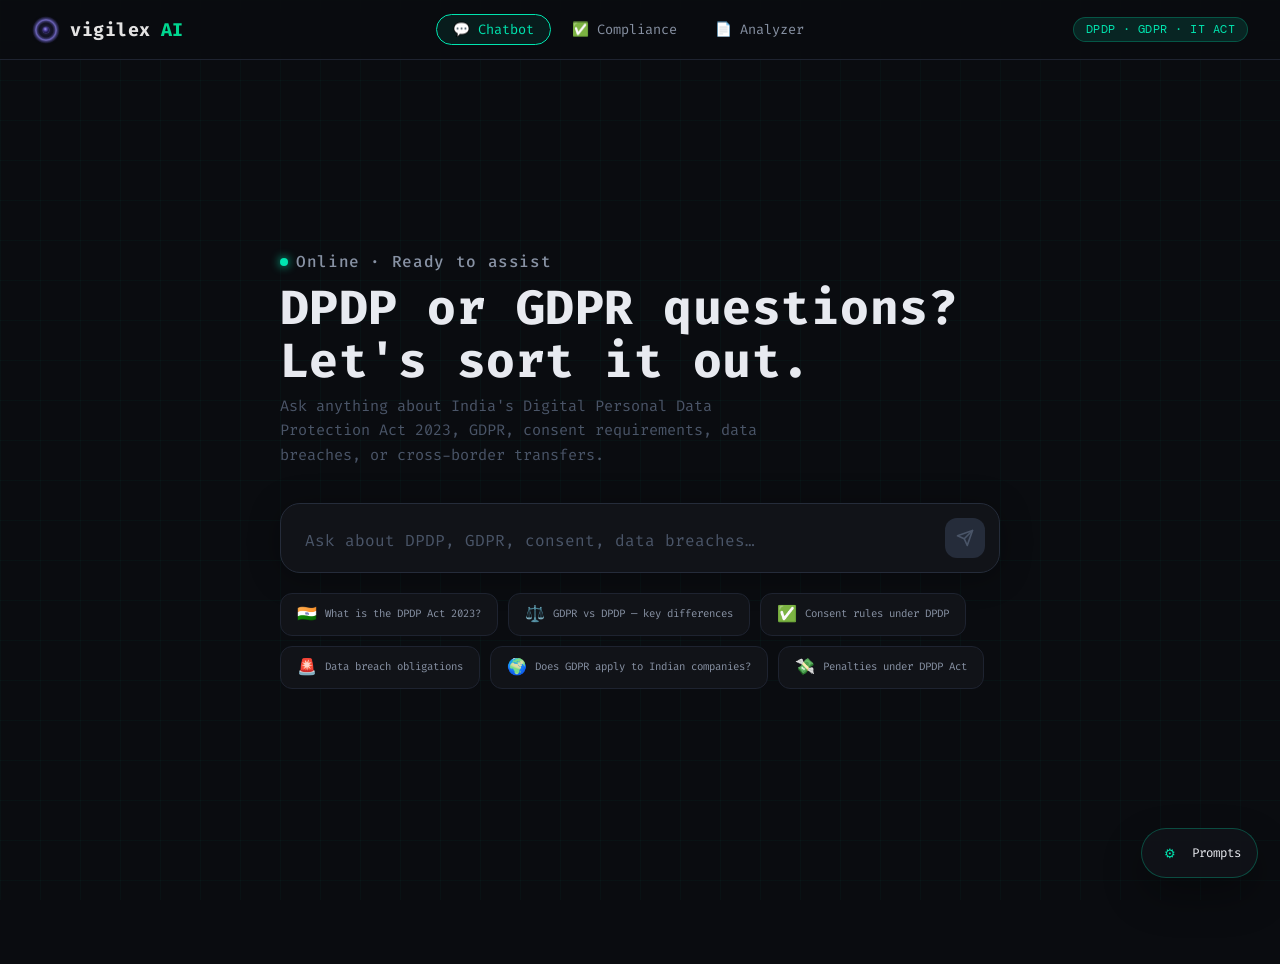
<file: frontend/index.html>
<!doctype html>
<html lang="en">
  <head>
    <meta charset="UTF-8" />
    <meta name="viewport" content="width=device-width, initial-scale=1.0" />
    <title>Vigilex AI — Compliance Assistant</title>
    <link rel="preconnect" href="https://fonts.googleapis.com" />
    <link rel="preconnect" href="https://fonts.gstatic.com" crossorigin />
    <link
      href="https://fonts.googleapis.com/css2?family=Fira Code:wght@400;600;700;800&family=DM+Sans:wght@400;500;600&family=DM+Mono:wght@400;500&family=Fira+Code:wght@400;500&display=swap"
      rel="stylesheet"
    />
    <link rel="stylesheet" href="src/css/variables.css" />
    <link rel="stylesheet" href="src/css/base.css" />
    <link rel="stylesheet" href="src/css/nav.css" />
    <link rel="stylesheet" href="src/css/chat.css" />
    <link rel="stylesheet" href="src/css/compliance.css" />
    <link rel="stylesheet" href="src/css/analyzer.css" />
    <link rel="stylesheet" href="src/css/prompt-settings.css" />
    <link rel="stylesheet" href="src/css/utilities.css" />
  </head>
  <body>
    <!-- NAV -->
    <nav>
      <div class="logo">
        <img src="orb-logo.svg" alt="Vigilex AI Logo" class="logo-icon" />
        vigilex <span style="color: #00d68f">AI</span>
      </div>
      <div class="nav-tabs">
        <button class="nav-tab active" data-tab="chat">💬 Chatbot</button>
        <button class="nav-tab" data-tab="compliance">✅ Compliance</button>
        <button class="nav-tab" data-tab="analyzer">📄 Analyzer</button>
      </div>
      <div class="nav-badge">DPDP · GDPR · IT ACT</div>
    </nav>

    <!-- APP -->
    <div class="app-container">
      <!-- CHAT PANEL -->
      <div class="panel active" id="panel-chat"></div>

      <!-- COMPLIANCE PANEL -->
      <div class="panel" id="panel-compliance"></div>

      <!-- ANALYZER PANEL -->
      <div class="panel" id="panel-analyzer"></div>
    </div>

    <div id="prompt-settings-root"></div>

    <script type="module" src="src/js/main.js"></script>
  </body>
</html>
</file>
<file: frontend/src/css/variables.css>
/* ── CSS VARIABLES ── */
:root {
  --bg:       #0a0c10;
  --surface:  #111318;
  --surface2: #181c24;
  --border:   #1e2330;
  --border2:  #252c3a;
  --accent:   #00e5b0;
  --accent2:  #00b8ff;
  --warn:     #ff6b35;
  --text:     #e8eaf0;
  --text2:    #8892a4;
  --text3:    #4a5568;
  --green:    #00d68f;
  --yellow:   #ffd166;
  --red:      #ff4d6d;
  --r:        8px;
  --r2:       14px;
}
</file>
<file: frontend/src/css/base.css>
/* ── BASE & RESET ── */
*,
*::before,
*::after {
  box-sizing: border-box;
  margin: 0;
  padding: 0;
}

body {
  font-family: "Fira Code", sans-serif;
  background: var(--bg);
  color: var(--text);
  min-height: 100vh;
  overflow-x: hidden;
}

/* Grid background */
body::before {
  content: "";
  position: fixed;
  inset: 0;
  background-image:
    linear-gradient(rgba(0, 229, 176, 0.03) 1px, transparent 1px),
    linear-gradient(90deg, rgba(0, 229, 176, 0.03) 1px, transparent 1px);
  background-size: 40px 40px;
  pointer-events: none;
  z-index: 0;
}

/* ── APP CONTAINER ── */
.app-container {
  max-width: 1100px;
  margin: 0 auto;
  padding: 0 32px 64px;
  position: relative;
  z-index: 1;
}

/* ── PANELS ── */
.panel {
  display: none;
}
.panel.active {
  display: block;
}

/* ── SECTION HEADER ── */
.section-header {
  display: flex;
  align-items: center;
  justify-content: space-between;
  margin-bottom: 24px;
  margin-top: 20px;
}

.section-title {
  font-family: "Fira Code", sans-serif;
  font-weight: 700;
  font-size: 1.25rem;
}

.section-sub {
  font-size: 0.82rem;
  color: var(--text2);
  margin-top: 3px;
}

/* ── SPINNER ── */
.spinner {
  width: 40px;
  height: 40px;
  border: 3px solid var(--border2);
  border-top-color: var(--accent);
  border-radius: 50%;
  animation: spin 0.8s linear infinite;
}

@keyframes spin {
  to {
    transform: rotate(360deg);
  }
}

.loading-overlay {
  position: absolute;
  inset: 0;
  background: rgba(10, 12, 16, 0.8);
  display: flex;
  flex-direction: column;
  align-items: center;
  justify-content: center;
  border-radius: var(--r2);
  gap: 16px;
  z-index: 10;
  backdrop-filter: blur(4px);
}

.loading-text {
  font-family: "DM Mono", monospace;
  font-size: 0.82rem;
  color: var(--accent);
}

/* ── ANIMATIONS ── */
@keyframes pulse {
  0%,
  100% {
    opacity: 1;
  }
  50% {
    opacity: 0.5;
  }
}

@keyframes fadeIn {
  from {
    opacity: 0;
    transform: translateY(10px);
  }
  to {
    opacity: 1;
    transform: translateY(0);
  }
}

@keyframes slideUp {
  from {
    transform: translateY(20px);
    opacity: 0;
  }
  to {
    transform: translateY(0);
    opacity: 1;
  }
}

@keyframes msgIn {
  from {
    opacity: 0;
    transform: translateY(8px);
  }
  to {
    opacity: 1;
    transform: translateY(0);
  }
}

@keyframes bounce {
  0%,
  60%,
  100% {
    transform: translateY(0);
  }
  30% {
    transform: translateY(-6px);
    background: var(--accent);
  }
}

/* ── RESPONSIVE ── */
@media (max-width: 768px) {
  .app-container {
    padding: 0 16px 48px;
  }
}
</file>
<file: frontend/src/css/nav.css>
/* ── NAV ── */
nav {
  position: sticky;
  top: 0;
  z-index: 100;
  display: flex;
  align-items: center;
  justify-content: space-between;
  padding: 0 32px;
  height: 60px;
  background: rgba(10, 12, 16, 0.85);
  backdrop-filter: blur(20px);
  border-bottom: 1px solid var(--border);
}

.logo {
  display: flex;
  align-items: center;
  gap: 10px;
  font-family: "Fira Code", sans-serif;
  font-weight: 800;
  font-size: 1.15rem;
  color: rgb(227, 226, 226);
  letter-spacing: 0.03em;
}

.logo-icon {
  width: 28px;
  height: 28px;
  background: none;
  border-radius: 6px;
  display: flex;
  align-items: center;
  justify-content: center;
  font-size: 0.8rem;
}

.nav-tabs {
  display: flex;
  gap: 4px;
}

.nav-tab {
  padding: 6px 16px;
  border-radius: 20px;
  border: 1px solid transparent;
  background: none;
  color: var(--text2);
  font-family: "Fira Code", sans-serif;
  font-size: 0.85rem;
  cursor: pointer;
  transition: all 0.2s;
}

.nav-tab:hover {
  color: var(--text);
  background: var(--surface);
}

.nav-tab.active {
  color: var(--accent);
  border-color: var(--accent);
  background: rgba(0, 229, 176, 0.08);
}

.nav-badge {
  padding: 4px 12px;
  background: rgba(0, 229, 176, 0.12);
  border: 1px solid rgba(0, 229, 176, 0.25);
  border-radius: 20px;
  font-family: "DM Mono", monospace;
  font-size: 0.72rem;
  color: var(--accent);
  letter-spacing: 0.04em;
}

@media (max-width: 768px) {
  nav {
    padding: 0 16px;
  }
  .nav-badge {
    display: none;
  }
}
</file>
<file: frontend/src/css/chat.css>
/* ══════════════════════════════════════════
   CHAT — START SCREEN (Gemini-style)
══════════════════════════════════════════ */

.chat-start-screen {
  display: flex;
  flex-direction: column;
  align-items: center;
  justify-content: center;
  min-height: calc(100vh - 60px);
  max-width: 760px;
  margin: 0 auto;
  padding: 40px 20px 60px;
  animation: fadeIn 0.5s ease;
}

/* ── Greeting ── */
.chat-greeting {
  width: 100%;
  margin-bottom: 36px;
}

.greeting-line-1 {
  font-family: "Fira Code", sans-serif;
  font-size: 1rem;
  font-weight: 500;
  color: var(--text2);
  margin-bottom: 10px;
  display: flex;
  align-items: center;
  gap: 8px;
  animation: fadeIn 0.4s ease 0.05s both;
  letter-spacing: 0.04em;
}

.greeting-pulse {
  display: inline-block;
  width: 8px;
  height: 8px;
  background: var(--accent);
  border-radius: 50%;
  box-shadow: 0 0 10px var(--accent);
  animation: pulse 2s infinite;
}

.greeting-line-2 {
  font-family: "Fira Code", sans-serif;
  font-weight: 800;
  font-size: clamp(2rem, 4.5vw, 3rem);
  line-height: 1.1;
  letter-spacing: 0.01em;
  color: var(--text);
  margin-bottom: 6px;
  animation: fadeIn 0.4s ease 0.1s both;
}

.greeting-line-2 .hl {
  background: #e8eaf0;
  -webkit-background-clip: text;
  -webkit-text-fill-color: transparent;
  background-clip: text;
}

.greeting-line-3 {
  font-family: "Fira Code", sans-serif;
  font-size: 0.95rem;
  color: var(--text3);
  line-height: 1.6;
  max-width: 480px;
  animation: fadeIn 0.4s ease 0.15s both;
}

/* ── Input box ── */
.chat-input-box {
  width: 100%;
  margin-bottom: 20px;
  animation: fadeIn 0.4s ease 0.2s both;
}

.chat-input-wrapper {
  display: flex;
  align-items: flex-end;
  background: var(--surface);
  border: 1px solid var(--border2);
  border-radius: 20px;
  padding: 14px 14px 14px 24px;
  transition:
    border-color 0.2s,
    box-shadow 0.2s;
  box-shadow:
    0 4px 32px rgba(0, 0, 0, 0.3),
    0 0 0 0px rgba(0, 229, 176, 0);
}

.chat-input-wrapper:focus-within {
  border-color: rgba(0, 229, 176, 0.4);
  box-shadow:
    0 4px 32px rgba(0, 0, 0, 0.3),
    0 0 0 3px rgba(0, 229, 176, 0.07);
}

.chat-input-large {
  flex: 1;
  background: transparent;
  border: none;
  color: var(--text);
  font-family: "Fira Code", sans-serif;
  font-size: 1rem;
  outline: none;
  resize: none;
  padding: 4px 0;
  line-height: 1.6;
  max-height: 200px;
  overflow-y: auto;
}

.chat-input-large::placeholder {
  color: var(--text3);
}

.chat-input-large::-webkit-scrollbar {
  width: 3px;
}
.chat-input-large::-webkit-scrollbar-thumb {
  background: var(--border2);
  border-radius: 3px;
}

.input-actions {
  display: flex;
  align-items: center;
  gap: 6px;
  padding-left: 8px;
  flex-shrink: 0;
}

.send-btn-main {
  width: 40px;
  height: 40px;
  border-radius: 12px;
  background: linear-gradient(135deg, var(--accent), var(--accent2));
  border: none;
  color: #000;
  cursor: pointer;
  display: flex;
  align-items: center;
  justify-content: center;
  transition: all 0.2s;
  flex-shrink: 0;
}

.send-btn-main:hover:not(:disabled) {
  transform: scale(1.07);
  box-shadow: 0 4px 16px rgba(0, 229, 176, 0.35);
}

.send-btn-main:disabled {
  background: var(--border2);
  color: var(--text3);
  cursor: not-allowed;
  transform: none;
  box-shadow: none;
}

/* ── Suggestion chips ── */
.chat-chips {
  width: 100%;
  display: flex;
  flex-wrap: wrap;
  gap: 10px;
  animation: fadeIn 0.4s ease 0.25s both;
}

.chip {
  display: flex;
  align-items: center;
  gap: 8px;
  background: var(--surface);
  border: 1px solid var(--border);
  border-radius: 12px;
  padding: 10px 16px;
  color: var(--text2);
  font-family: "Fira Code", sans-serif;
  font-size: 0.67rem;
  cursor: pointer;
  transition: all 0.2s ease;
  line-height: 1.3;
  text-align: left;
}

.chip:hover {
  border-color: var(--accent);
  color: var(--text);
  background: rgba(0, 229, 176, 0.06);
  transform: translateY(-2px);
  box-shadow: 0 4px 16px rgba(0, 229, 176, 0.1);
}

.chip-icon {
  font-size: 1rem;
  flex-shrink: 0;
}

/* ══════════════════════════════════════════
   CHAT — ACTIVE CONVERSATION LAYOUT
══════════════════════════════════════════ */

.chat-active-layout {
  display: grid;
  grid-template-columns: 1fr 290px;
  gap: 20px;
  animation: fadeIn 0.3s ease;
  margin-top: 20px;
}

/* ── Main chat window ── */
.chat-main {
  display: flex;
  flex-direction: column;
  background: var(--surface);
  border: 1px solid var(--border);
  border-radius: var(--r2);
  overflow: hidden;
  height: 640px;
}

.chat-header {
  padding: 14px 20px;
  border-bottom: 1px solid var(--border);
  display: flex;
  align-items: center;
  justify-content: space-between;
}

.chat-header-left {
  display: flex;
  align-items: center;
  gap: 10px;
}

.status-dot {
  width: 8px;
  height: 8px;
  background: var(--green);
  border-radius: 50%;
  box-shadow: 0 0 8px var(--green);
  animation: pulse 2s infinite;
}

.chat-header-text strong {
  font-size: 0.88rem;
  font-family: "Fira Code", sans-serif;
  color: var(--text);
}

.chat-header-text span {
  display: block;
  font-size: 0.72rem;
  color: var(--text2);
}

.chat-new-btn {
  padding: 5px 12px;
  background: none;
  border: 1px solid var(--border2);
  border-radius: 20px;
  color: var(--text2);
  font-family: "Fira Code", sans-serif;
  font-size: 0.75rem;
  cursor: pointer;
  transition: all 0.2s;
}

.chat-new-btn:hover {
  border-color: var(--accent);
  color: var(--accent);
}

/* ── Messages ── */
.messages {
  flex: 1;
  overflow-y: auto;
  padding: 20px;
  display: flex;
  flex-direction: column;
  gap: 16px;
  scroll-behavior: smooth;
}

.messages::-webkit-scrollbar {
  width: 4px;
}
.messages::-webkit-scrollbar-track {
  background: transparent;
}
.messages::-webkit-scrollbar-thumb {
  background: var(--border2);
  border-radius: 4px;
}

.msg {
  display: flex;
  gap: 10px;
  animation: msgIn 0.25s ease;
}

.msg.user {
  flex-direction: row-reverse;
}

.msg-avatar {
  width: 32px;
  height: 32px;
  border-radius: 8px;
  flex-shrink: 0;
  display: flex;
  align-items: center;
  justify-content: center;
  font-size: 0.75rem;
  font-weight: 700;
}

.msg.ai .msg-avatar {
  background: transparent;
  color: inherit;
}

.msg.user .msg-avatar {
  background: var(--surface2);
  color: var(--text2);
  border: 1px solid var(--border2);
}

.msg-avatar-logo {
  width: 22px;
  height: 22px;
  display: block;
  object-fit: contain;
}

.msg-bubble {
  max-width: 78%;
  padding: 12px 16px;
  border-radius: 12px;
  font-size: 0.88rem;
  line-height: 1.65;
}

.msg.ai .msg-bubble {
  background: var(--surface2);
  border: 1px solid var(--border);
  border-top-left-radius: 4px;
  color: var(--text);
}

.msg.user .msg-bubble {
  background: rgba(0, 229, 176, 0.1);
  border: 1px solid rgba(0, 229, 176, 0.18);
  border-top-right-radius: 4px;
  color: var(--text);
}

.msg-bubble strong {
  color: var(--accent);
  display: block;
  margin-bottom: 4px;
  font-size: 0.72rem;
  font-family: "DM Mono", monospace;
  text-transform: uppercase;
  letter-spacing: 0.05em;
}

/* ── Typing indicator ── */
.typing {
  display: flex;
  gap: 5px;
  align-items: center;
  padding: 4px 0;
}
.typing span {
  width: 6px;
  height: 6px;
  background: var(--text3);
  border-radius: 50%;
  animation: bounce 0.8s infinite;
}
.typing span:nth-child(2) {
  animation-delay: 0.15s;
}
.typing span:nth-child(3) {
  animation-delay: 0.3s;
}

/* ── Input area (active chat) ── */
.chat-input-area {
  padding: 12px 16px;
  border-top: 1px solid var(--border);
  display: flex;
  align-items: flex-end;
  gap: 10px;
}

.chat-input {
  flex: 1;
  background: var(--surface2);
  border: 1px solid var(--border2);
  border-radius: var(--r);
  padding: 10px 16px;
  color: var(--text);
  font-family: "Fira Code", sans-serif;
  font-size: 0.88rem;
  outline: none;
  transition: border-color 0.2s;
  resize: none;
  line-height: 1.5;
  max-height: 120px;
  overflow-y: auto;
}

.chat-input:focus {
  border-color: rgba(0, 229, 176, 0.4);
}
.chat-input::placeholder {
  color: var(--text3);
}

.send-btn {
  width: 40px;
  height: 40px;
  background: linear-gradient(135deg, var(--accent), var(--accent2));
  border: none;
  border-radius: var(--r);
  cursor: pointer;
  display: flex;
  align-items: center;
  justify-content: center;
  transition:
    transform 0.15s,
    opacity 0.15s;
  flex-shrink: 0;
}

.send-btn:hover {
  transform: scale(1.05);
}
.send-btn:active {
  transform: scale(0.95);
}
.send-btn:disabled {
  opacity: 0.35;
  cursor: not-allowed;
  transform: none;
}
.send-btn svg {
  fill: #000;
}

/* ── Sources strip ── */
.sources-strip {
  display: flex;
  flex-direction: column;
  gap: 6px;
  margin-top: 10px;
  padding-top: 10px;
  border-top: 1px solid rgba(255, 255, 255, 0.06);
}

.sources-label {
  font-size: 0.67rem;
  font-family: "DM Mono", monospace;
  text-transform: uppercase;
  letter-spacing: 0.06em;
  color: var(--text3);
}

.sources-pills {
  display: flex;
  flex-wrap: wrap;
  gap: 6px;
}

.source-pill {
  display: inline-flex;
  align-items: center;
  gap: 4px;
  padding: 3px 10px;
  border-radius: 20px;
  font-size: 0.7rem;
  font-family: "DM Mono", monospace;
  background: rgba(99, 102, 241, 0.1);
  color: var(--text2);
  border: 1px solid rgba(99, 102, 241, 0.22);
  white-space: nowrap;
}

/* ── Sidebar ── */
.chat-sidebar {
  display: flex;
  flex-direction: column;
  gap: 16px;
}

.sidebar-card {
  background: var(--surface);
  border: 1px solid var(--border);
  border-radius: var(--r2);
  padding: 16px;
}

.sidebar-card h4 {
  font-family: "Fira Code", sans-serif;
  font-size: 0.78rem;
  font-weight: 700;
  margin-bottom: 10px;
  color: var(--text2);
  text-transform: uppercase;
  letter-spacing: 0.05em;
}

.quick-btn {
  display: block;
  width: 100%;
  padding: 9px 12px;
  background: var(--surface2);
  border: 1px solid var(--border);
  border-radius: var(--r);
  color: var(--text2);
  font-size: 0.78rem;
  text-align: left;
  cursor: pointer;
  margin-bottom: 7px;
  transition: all 0.2s;
  font-family: "Fira Code", sans-serif;
  line-height: 1.4;
}

.quick-btn:hover {
  border-color: var(--accent);
  color: var(--text);
  background: rgba(0, 229, 176, 0.05);
}

.quick-btn:last-child {
  margin-bottom: 0;
}

.info-row {
  display: flex;
  justify-content: space-between;
  align-items: center;
  padding: 7px 0;
  border-bottom: 1px solid var(--border);
  font-size: 0.78rem;
}

.info-row:last-child {
  border-bottom: none;
}
.info-row span:first-child {
  color: var(--text2);
}
.info-row span:last-child {
  color: var(--accent);
  font-family: "DM Mono", monospace;
  font-size: 0.73rem;
}

/* ── Responsive ── */
@media (max-width: 768px) {
  .chat-active-layout {
    grid-template-columns: 1fr;
  }
  .chat-main {
    height: 460px;
  }
  .chat-sidebar {
    display: none;
  }

  .chat-start-screen {
    min-height: calc(100vh - 60px);
    padding: 24px 16px 40px;
  }
  .greeting-line-2 {
    font-size: 1.8rem;
  }
  .chat-input-wrapper {
    padding: 10px 10px 10px 18px;
    border-radius: 16px;
  }
  .chip {
    font-size: 0.78rem;
    padding: 9px 13px;
  }
}
</file>
<file: frontend/src/css/compliance.css>
/* ── COMPLIANCE ── */
.compliance-layout {
  display: grid;
  grid-template-columns: 1fr 340px;
  gap: 24px;
}

.form-card {
  background: var(--surface);
  border: 1px solid var(--border);
  border-radius: var(--r2);
  padding: 28px;
}

.form-section-title {
  font-family: "Fira Code", sans-serif;
  font-size: 0.85rem;
  font-weight: 700;
  text-transform: uppercase;
  letter-spacing: 0.06em;
  color: var(--accent2);
  margin-bottom: 16px;
  padding-bottom: 10px;
  border-bottom: 1px solid var(--border);
  margin-top: 24px;
}

.form-section-title:first-child {
  margin-top: 0;
}

.check-item {
  display: flex;
  align-items: flex-start;
  gap: 12px;
  border-radius: 6px;
  padding: 10px 8px;
  margin: 2px -8px;
  cursor: pointer;
  transition: background 0.15s;
}

.check-item:hover {
  background: rgba(255, 255, 255, 0.02);
}

.check-item input[type="checkbox"] {
  width: 18px;
  height: 18px;
  accent-color: var(--accent);
  margin-top: 2px;
  flex-shrink: 0;
  cursor: pointer;
}

.check-item label {
  cursor: pointer;
  flex: 1;
}

.check-item label strong {
  display: block;
  font-size: 0.88rem;
  font-weight: 500;
  color: var(--text);
  margin-bottom: 2px;
}

.check-item label span {
  font-size: 0.78rem;
  color: var(--text2);
  line-height: 1.5;
}

.check-item .tag {
  font-family: "DM Mono", monospace;
  font-size: 0.65rem;
  padding: 2px 7px;
  border-radius: 4px;
  flex-shrink: 0;
  margin-top: 3px;
}

.tag.dpdp {
  background: rgba(0, 229, 176, 0.15);
  color: var(--accent);
  border: 1px solid rgba(0, 229, 176, 0.2);
}
.tag.gdpr {
  background: rgba(0, 184, 255, 0.15);
  color: var(--accent2);
  border: 1px solid rgba(0, 184, 255, 0.2);
}
.tag.both {
  background: rgba(255, 209, 102, 0.1);
  color: var(--yellow);
  border: 1px solid rgba(255, 209, 102, 0.2);
}

/* Score card */
.score-card {
  background: var(--surface);
  border: 1px solid var(--border);
  border-radius: var(--r2);
  padding: 24px;
  position: sticky;
  top: 80px;
}

.score-ring-wrap {
  display: flex;
  justify-content: center;
  margin: 16px 0 20px;
}

.score-ring {
  position: relative;
  width: 140px;
  height: 140px;
}

.score-ring svg {
  width: 100%;
  height: 100%;
  transform: rotate(-90deg);
}

.score-ring circle {
  fill: none;
  stroke-width: 10;
  stroke-linecap: round;
}

.ring-bg {
  stroke: var(--border2);
}
.ring-fill {
  stroke: var(--accent);
  stroke-dasharray: 377;
  stroke-dashoffset: 377;
  transition:
    stroke-dashoffset 1s cubic-bezier(0.4, 0, 0.2, 1),
    stroke 0.4s;
}

.score-center {
  position: absolute;
  inset: 0;
  display: flex;
  flex-direction: column;
  align-items: center;
  justify-content: center;
}

.score-num {
  font-family: "Fira Code", sans-serif;
  font-weight: 800;
  font-size: 2rem;
  color: var(--accent);
  line-height: 1;
}

.score-label {
  font-size: 0.7rem;
  color: var(--text3);
  text-transform: uppercase;
  letter-spacing: 0.06em;
}

.score-grade {
  text-align: center;
  font-family: "Fira Code", sans-serif;
  font-weight: 700;
  font-size: 1rem;
  margin-bottom: 16px;
}

.risk-list {
  list-style: none;
}

.risk-item {
  display: flex;
  align-items: flex-start;
  gap: 9px;
  padding: 9px 0;
  border-bottom: 1px solid var(--border);
  font-size: 0.8rem;
}

.risk-item:last-child {
  border-bottom: none;
}

.risk-dot {
  width: 6px;
  height: 6px;
  border-radius: 50%;
  margin-top: 5px;
  flex-shrink: 0;
}

.risk-dot.high {
  background: var(--red);
  box-shadow: 0 0 6px var(--red);
}
.risk-dot.med {
  background: var(--yellow);
}
.risk-dot.low {
  background: var(--green);
}

.calc-btn {
  width: 100%;
  padding: 13px;
  background: linear-gradient(135deg, var(--accent), var(--accent2));
  border: none;
  border-radius: var(--r);
  color: #000;
  font-family: "Fira Code", sans-serif;
  font-weight: 700;
  font-size: 0.9rem;
  cursor: pointer;
  margin-top: 20px;
  transition:
    opacity 0.2s,
    transform 0.15s;
}

.calc-btn:hover {
  opacity: 0.9;
  transform: translateY(-1px);
}
.calc-btn:active {
  transform: translateY(0);
}

@media (max-width: 768px) {
  .compliance-layout {
    grid-template-columns: 1fr;
  }
  .score-card {
    position: static;
  }
}
</file>
<file: frontend/src/css/analyzer.css>
/* ── POLICY ANALYZER ── */
.analyzer-layout {
  display: grid;
  grid-template-columns: 1fr 1fr;
  gap: 24px;
}

.upload-zone {
  display: block;
  width: 100%;
  background: var(--surface);
  border: 2px dashed var(--border2);
  border-radius: var(--r2);
  padding: 48px 32px;
  text-align: center;
  cursor: pointer;
  transition: all 0.2s;
  box-sizing: border-box;
}

.upload-zone:hover,
.upload-zone.drag-over {
  border-color: var(--primary);
  background: var(--primary-bg);
}

.upload-icon {
  width: 48px;
  height: 48px;
  background: var(--surface2);
  border: 1px solid var(--border);
  color: var(--text2);
  border-radius: 10px;
  display: flex;
  align-items: center;
  justify-content: center;
  margin: 0 auto 16px;
  font-size: 1.2rem;
}

.upload-zone h3 {
  font-weight: 600;
  font-size: 1.05rem;
  margin-bottom: 8px;
  color: var(--text);
}

.upload-zone p {
  font-size: 0.85rem;
  color: var(--text3);
  margin-bottom: 20px;
}

.upload-zone input[type="file"] {
  display: none;
}

.file-info {
  display: none;
  background: var(--surface2);
  border: 1px solid var(--border);
  border-radius: var(--r);
  padding: 12px 16px;
  font-size: 0.85rem;
  text-align: left;
  margin-top: 16px;
}

.file-info.show {
  display: flex;
  align-items: center;
  gap: 12px;
}
.file-info span {
  color: var(--text2);
  flex: 1;
}
.file-info strong {
  color: var(--text);
  font-weight: 600;
}

.analyze-btn {
  width: 100%;
  padding: 12px;
  background: rgba(0, 229, 176, 0.08);
  border: 1px solid rgba(0, 229, 176, 0.28);
  border-radius: var(--r);
  color: var(--accent);
  font-weight: 600;
  font-size: 0.95rem;
  cursor: pointer;
  margin-top: 16px;
  transition:
    background 0.2s,
    border-color 0.2s,
    color 0.2s,
    box-shadow 0.2s,
    transform 0.2s;
}

.analyze-btn:hover:not(:disabled) {
  background: rgba(0, 229, 176, 0.14);
  border-color: rgba(0, 229, 176, 0.45);
  box-shadow: 0 8px 24px rgba(0, 229, 176, 0.12);
  transform: translateY(-1px);
}
.analyze-btn:disabled {
  opacity: 0.5;
  cursor: not-allowed;
  transform: none;
  box-shadow: none;
}

.or-divider {
  display: flex;
  align-items: center;
  gap: 16px;
  margin: 24px 0;
  color: var(--text3);
  font-size: 0.85rem;
  font-weight: 500;
  text-transform: uppercase;
  letter-spacing: 0.05em;
}

.or-divider::before,
.or-divider::after {
  content: "";
  flex: 1;
  height: 1px;
  background: var(--border);
}

.text-area-wrap label {
  display: block;
  font-size: 0.8rem;
  font-weight: 600;
  color: var(--text2);
  margin-bottom: 8px;
  margin-top: 8px;
}

.policy-textarea {
  width: 100%;
  height: 160px;
  background: var(--surface);
  border: 1px solid var(--border2);
  border-radius: var(--r);
  padding: 16px;
  color: var(--text);
  font-family: "Inter", sans-serif;
  font-size: 0.85rem;
  resize: vertical;
  outline: none;
  transition:
    border-color 0.2s,
    box-shadow 0.2s;
  line-height: 1.6;
}

.policy-textarea:focus {
  border-color: var(--primary);
  box-shadow: 0 0 0 2px var(--primary-bg);
}

.report-card {
  background: var(--surface);
  border: 1px solid var(--border);
  border-radius: var(--r2);
  padding: 32px;
  height: fit-content;
  position: relative;
  box-shadow: var(--shadow-sm);
}

.report-placeholder {
  text-align: center;
  padding: 64px 20px;
  color: var(--text3);
}
.report-placeholder .ph-icon {
  font-size: 2.5rem;
  margin-bottom: 16px;
  opacity: 0.5;
}
.report-placeholder p {
  font-size: 0.9rem;
}

.report-content {
  display: none;
}
.report-content.show {
  display: block;
}

.report-score-header {
  display: flex;
  align-items: center;
  justify-content: space-between;
  margin-bottom: 24px;
  padding-bottom: 20px;
  border-bottom: 1px solid var(--border);
}
.report-score-big {
  font-weight: 700;
  font-size: 2.5rem;
  line-height: 1;
  color: var(--text);
}
.report-score-big sub {
  font-size: 1rem;
  color: var(--text3);
  vertical-align: baseline;
  font-weight: 400;
}

.report-grade-badge {
  padding: 6px 16px;
  border-radius: 20px;
  font-weight: 600;
  font-size: 0.85rem;
  background: var(--surface2);
  border: 1px solid var(--border);
}

.report-section {
  margin-bottom: 24px;
  margin-top: 24px;
}
.report-section h4 {
  font-size: 0.8rem;
  font-weight: 600;
  text-transform: uppercase;
  letter-spacing: 0.05em;
  color: var(--text2);
  margin-bottom: 12px;
}

.finding-item {
  display: flex;
  align-items: flex-start;
  gap: 12px;
  padding: 12px 16px;
  background: var(--surface2); /* ← uses theme variable */
  border: 1px solid var(--border);
  border-radius: var(--r);
  margin-bottom: 8px;
  font-size: 0.85rem;
  line-height: 1.5;
  color: var(--text); /* ← uses theme variable, works in both modes */
}
.finding-icon {
  flex-shrink: 0;
  font-size: 1rem;
}

@media (max-width: 768px) {
  .analyzer-layout {
    grid-template-columns: 1fr;
  }
}

.ref-tag {
  display: inline-flex;
  align-items: center;
  padding: 2px 8px;
  border-radius: 4px;
  font-size: 0.7rem;
  font-family: "Fira Code", monospace;
  background: var(--surface);
  color: var(--text2);
  border: 1px solid var(--border);
  white-space: nowrap;
}
.act-tag {
  display: inline-flex;
  align-items: center;
  padding: 2px 8px;
  border-radius: 4px;
  font-size: 0.7rem;
  font-weight: 500;
  white-space: nowrap;
}
.act-tag.act-dpdp {
  background: #eef2ff;
  color: #4f46e5;
  border: 1px solid #c7d2fe;
}
.act-tag.act-gdpr {
  background: #f0fdf4;
  color: #16a34a;
  border: 1px solid #bbf7d0;
}
.act-tag.act-both {
  background: #fef3c7;
  color: #d97706;
  border: 1px solid #fde68a;
}
</file>
<file: frontend/src/css/prompt-settings.css>
.prompt-fab {
  position: fixed;
  right: 22px;
  bottom: 22px;
  z-index: 120;
  display: inline-flex;
  align-items: center;
  gap: 10px;
  padding: 12px 16px;
  border-radius: 999px;
  border: 1px solid rgba(0, 229, 176, 0.28);
  background: rgba(17, 19, 24, 0.92);
  color: var(--text);
  box-shadow: 0 18px 40px rgba(0, 0, 0, 0.32);
  cursor: pointer;
  backdrop-filter: blur(16px);
  transition:
    transform 0.2s,
    border-color 0.2s,
    box-shadow 0.2s;
}

.prompt-fab:hover {
  transform: translateY(-1px);
  border-color: rgba(0, 229, 176, 0.5);
  box-shadow: 0 22px 44px rgba(0, 0, 0, 0.4);
}

.prompt-fab-icon {
  display: inline-flex;
  align-items: center;
  justify-content: center;
  width: 24px;
  height: 24px;
  border-radius: 999px;
  color: var(--accent);
}

.prompt-fab-text {
  font-family: "Fira Code", sans-serif;
  font-size: 0.78rem;
}

.prompt-drawer {
  position: fixed;
  right: 22px;
  bottom: 84px;
  width: min(460px, calc(100vw - 32px));
  max-height: min(76vh, 820px);
  display: flex;
  flex-direction: column;
  padding: 18px;
  border: 1px solid var(--border2);
  border-radius: 20px;
  background:
    linear-gradient(180deg, rgba(20, 24, 31, 0.96), rgba(10, 12, 16, 0.96));
  box-shadow: 0 26px 80px rgba(0, 0, 0, 0.45);
  backdrop-filter: blur(18px);
  z-index: 119;
  overflow: hidden;
  opacity: 0;
  transform: translateY(10px);
  pointer-events: none;
  transition:
    opacity 0.22s ease,
    transform 0.22s ease;
}

.prompt-drawer.open {
  opacity: 1;
  transform: translateY(0);
  pointer-events: auto;
}

.prompt-drawer-header {
  display: flex;
  align-items: flex-start;
  justify-content: space-between;
  gap: 16px;
  margin-bottom: 14px;
}

.prompt-drawer-eyebrow {
  font-family: "DM Mono", monospace;
  font-size: 0.68rem;
  letter-spacing: 0.08em;
  text-transform: uppercase;
  color: var(--accent);
  margin-bottom: 6px;
}

.prompt-drawer-header h3 {
  font-size: 1.05rem;
  margin-bottom: 6px;
}

.prompt-drawer-header p {
  font-size: 0.78rem;
  line-height: 1.5;
  color: var(--text2);
}

.prompt-close {
  width: 34px;
  height: 34px;
  border: 1px solid var(--border2);
  border-radius: 10px;
  background: transparent;
  color: var(--text2);
  cursor: pointer;
}

.prompt-toolbar {
  display: flex;
  gap: 10px;
  margin-bottom: 12px;
}

.prompt-status {
  min-height: 22px;
  margin-bottom: 14px;
  font-size: 0.78rem;
}

.prompt-status.muted {
  color: var(--text2);
}

.prompt-status.success {
  color: var(--accent);
}

.prompt-status.error {
  color: #ff8e8e;
}

.prompt-list {
  display: grid;
  flex: 1 1 auto;
  gap: 14px;
  min-height: 0;
  overflow-y: auto;
  padding-right: 4px;
  padding-bottom: 20px;
}

.prompt-card {
  padding: 14px;
  border: 1px solid var(--border);
  border-radius: 16px;
  background: rgba(255, 255, 255, 0.02);
}

.prompt-card-head {
  margin-bottom: 10px;
}

.prompt-card h4 {
  font-size: 0.9rem;
  margin-bottom: 4px;
}

.prompt-card p {
  font-size: 0.74rem;
  line-height: 1.5;
  color: var(--text2);
}

.prompt-textarea {
  width: 100%;
  min-height: 156px;
  padding: 12px 14px;
  border: 1px solid var(--border2);
  border-radius: 12px;
  background: rgba(7, 10, 14, 0.78);
  color: var(--text);
  font-family: "DM Mono", monospace;
  font-size: 0.76rem;
  line-height: 1.6;
  resize: vertical;
  outline: none;
}

.prompt-textarea:focus {
  border-color: rgba(0, 229, 176, 0.42);
  box-shadow: 0 0 0 3px rgba(0, 229, 176, 0.08);
}

.prompt-card-actions {
  display: flex;
  gap: 10px;
  margin-top: 10px;
}

@media (max-width: 768px) {
  .prompt-fab {
    right: 16px;
    bottom: 16px;
    padding: 11px 14px;
  }

  .prompt-drawer {
    right: 16px;
    bottom: 74px;
    width: calc(100vw - 32px);
    max-height: calc(100vh - 92px);
    padding: 16px;
  }

  .prompt-toolbar,
  .prompt-card-actions {
    flex-wrap: wrap;
  }
}
</file>
<file: frontend/src/css/utilities.css>
/* ── UTILITIES ── */
.btn-outline {
  padding: 8px 18px;
  background: none;
  border: 1px solid var(--border2);
  border-radius: var(--r);
  color: var(--text2);
  font-family: "Fira Code", sans-serif;
  font-size: 0.82rem;
  cursor: pointer;
  transition: all 0.2s;
}

.btn-outline:hover {
  border-color: var(--accent);
  color: var(--accent);
}

.progress-bar-wrap {
  background: var(--border2);
  border-radius: 4px;
  height: 4px;
  overflow: hidden;
  margin-bottom: 4px;
}

.progress-bar-fill {
  height: 100%;
  background: linear-gradient(90deg, var(--accent), var(--accent2));
  border-radius: 4px;
  transition: width 0.8s cubic-bezier(0.4, 0, 0.2, 1);
  width: 0%;
}

.disclaimer {
  background: rgba(255, 107, 53, 0.08);
  border: 1px solid rgba(255, 107, 53, 0.15);
  border-radius: var(--r);
  padding: 10px 14px;
  font-size: 0.78rem;
  color: #ff9a6c;
  margin-top: 16px;
  line-height: 1.5;
}
</file>
